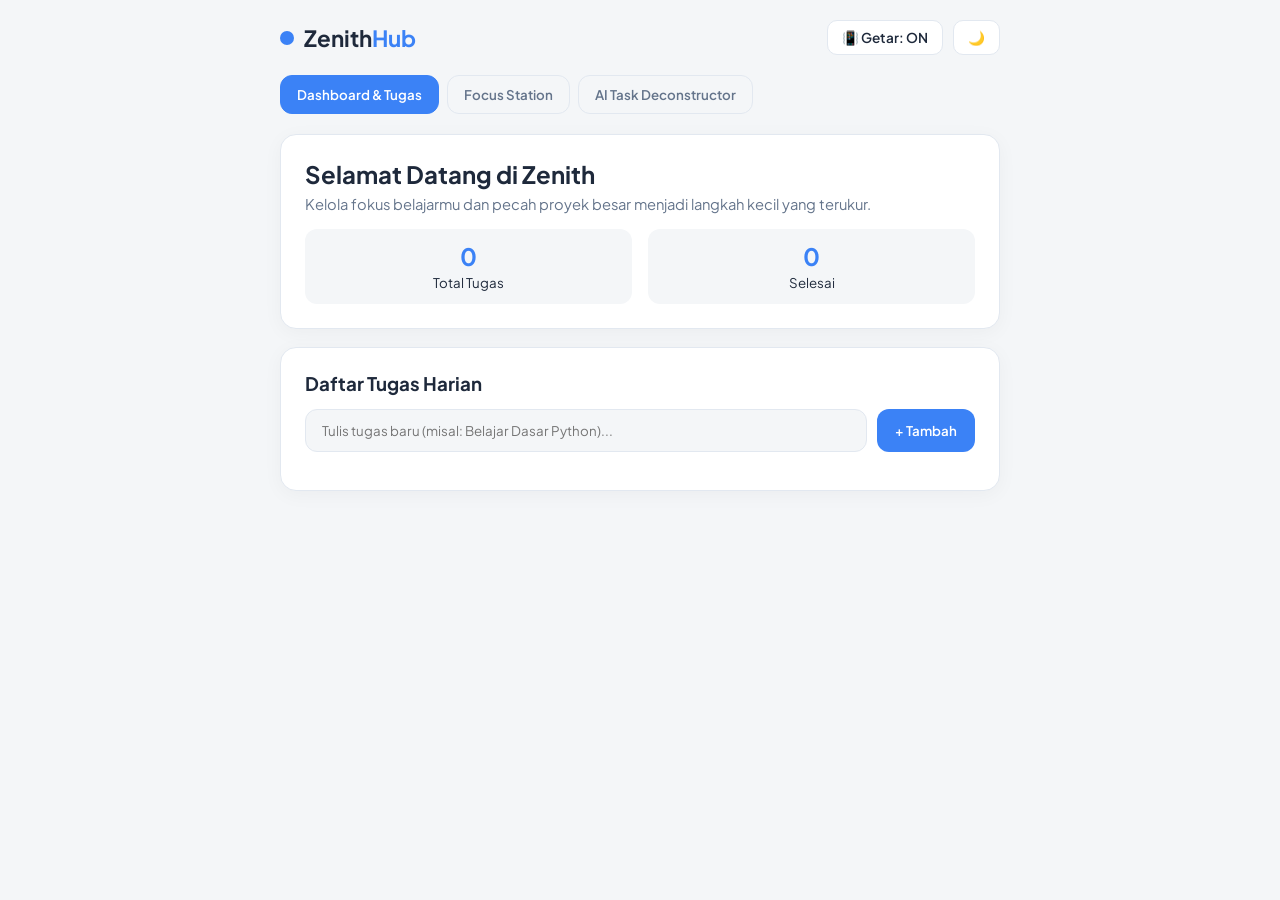
<file: index.html>
<!DOCTYPE html>
<html lang="id" data-theme="light">
<head>
    <meta charset="UTF-8">
    <meta name="viewport" content="width=device-width, initial-scale=1.0">
    <title>Zenith Study Hub | AI-Powered Productivity</title>
    <link rel="stylesheet" href="style.css">
    <link href="https://fonts.googleapis.com/css2?family=Plus+Jakarta+Sans:wght@400;500;600;700&display=swap" rel="stylesheet">
</head>
<body>
    <div class="app-container">
        <!-- Sidebar / Header Navigasi -->
        <header class="topbar">
            <div class="brand">
                <div class="logo-dot"></div>
                <h1>Zenith<span>Hub</span></h1>
            </div>
            <div class="header-actions">
                <button id="haptic-toggle" class="icon-btn" title="Aktif/Nonaktifkan Getar">📳 Getar: ON</button>
                <button id="theme-toggle" class="icon-btn" title="Ganti Tema">🌙</button>
            </div>
        </header>

        <!-- Navigasi Tab Interaktif -->
        <nav class="nav-tabs">
            <button class="tab-btn active" data-target="dashboard">Dashboard & Tugas</button>
            <button class="tab-btn" data-target="focus">Focus Station</button>
            <button class="tab-btn" data-target="ai-helper">AI Task Deconstructor</button>
        </nav>

        <!-- KONTEN 1: DASHBOARD & MANAJEMEN TUGAS -->
        <main id="dashboard" class="tab-content active">
            <div class="card hero-card">
                <h2>Selamat Datang di Zenith</h2>
                <p>Kelola fokus belajarmu dan pecah proyek besar menjadi langkah kecil yang terukur.</p>
                <div class="stats-row">
                    <div class="stat-box">
                        <span id="total-tasks">0</span>
                        <small>Total Tugas</small>
                    </div>
                    <div class="stat-box">
                        <span id="completed-tasks">0</span>
                        <small>Selesai</small>
                    </div>
                </div>
            </div>

            <div class="card">
                <h3>Daftar Tugas Harian</h3>
                <div class="input-group">
                    <input type="text" id="task-input" placeholder="Tulis tugas baru (misal: Belajar Dasar Python)...">
                    <button id="add-task-btn" class="primary-btn">+ Tambah</button>
                </div>
                <ul id="task-list" class="task-list"></ul>
            </div>
        </main>

        <!-- KONTEN 2: FOCUS STATION (POMODORO + HAPTIC) -->
        <main id="focus" class="tab-content">
            <div class="card focus-card">
                <h3>Pomodoro Focus Timer</h3>
                <p class="subtitle">Fokus selama 25 menit. Perangkat akan bergetar lembut saat waktu usai.</p>
                
                <div class="timer-display">
                    <span id="minutes">25</span>:<span id="seconds">00</span>
                </div>

                <div class="timer-controls">
                    <button id="start-timer" class="primary-btn">Mulai Fokus</button>
                    <button id="pause-timer" class="secondary-btn">Jeda</button>
                    <button id="reset-timer" class="secondary-btn">Reset</button>
                </div>
            </div>
        </main>

        <!-- KONTEN 3: AI TASK DECONSTRUCTOR -->
        <main id="ai-helper" class="tab-content">
            <div class="card">
                <h3>✨ AI Project Deconstructor</h3>
                <p class="subtitle">Masukkan topik proyek atau pelajaran sulit, sistem akan menyusun langkah pengerjaannya secara otomatis.</p>
                
                <div class="input-group">
                    <input type="text" id="ai-prompt-input" placeholder="Contoh: Membuat Website Portofolio atau Belajar Ujian Matematika">
                    <button id="generate-steps-btn" class="primary-btn">Pecah Tugas</button>
                </div>

                <div id="ai-result-container" class="ai-result hidden">
                    <h4>Rekomendasi Tahapan Kerja:</h4>
                    <ul id="ai-steps-list" class="ai-steps"></ul>
                    <button id="import-to-tasks-btn" class="secondary-btn full-width">+ Masukkan Semua ke Daftar Tugas</button>
                </div>
            </div>
        </main>
    </div>

    <!-- Notifikasi Toast -->
    <div id="toast" class="toast">Notifikasi</div>

    <script src="script.js"></script>
</body>
</html>
</file>
<file: style.css>
:root {
    --bg-color: #f4f6f8;
    --card-bg: #ffffff;
    --text-main: #1e293b;
    --text-muted: #64748b;
    --accent: #3b82f6;
    --accent-hover: #2563eb;
    --success: #10b981;
    --border: #e2e8f0;
    --shadow: 0 4px 20px rgba(0, 0, 0, 0.04);
}

[data-theme="dark"] {
    --bg-color: #0f172a;
    --card-bg: #1e293b;
    --text-main: #f8fafc;
    --text-muted: #94a3b8;
    --accent: #6366f1;
    --accent-hover: #4f46e5;
    --success: #34d399;
    --border: #334155;
    --shadow: 0 4px 20px rgba(0, 0, 0, 0.25);
}

* {
    box-sizing: border-box;
    margin: 0;
    padding: 0;
    font-family: 'Plus Jakarta Sans', sans-serif;
    transition: background-color 0.25s ease, color 0.25s ease;
}

body {
    background-color: var(--bg-color);
    color: var(--text-main);
    display: flex;
    justify-content: center;
    min-height: 100vh;
    padding: 20px;
}

.app-container {
    width: 100%;
    max-width: 720px;
}

.topbar {
    display: flex;
    justify-content: space-between;
    align-items: center;
    margin-bottom: 20px;
}

.brand {
    display: flex;
    align-items: center;
    gap: 10px;
}

.logo-dot {
    width: 14px;
    height: 14px;
    background: var(--accent);
    border-radius: 50%;
}

.brand h1 {
    font-size: 1.4rem;
    font-weight: 700;
}

.brand span {
    color: var(--accent);
}

.header-actions {
    display: flex;
    gap: 10px;
}

.icon-btn {
    background: var(--card-bg);
    border: 1px solid var(--border);
    color: var(--text-main);
    padding: 8px 14px;
    border-radius: 10px;
    cursor: pointer;
    font-size: 0.85rem;
    font-weight: 600;
}

.nav-tabs {
    display: flex;
    gap: 8px;
    margin-bottom: 20px;
    overflow-x: auto;
}

.tab-btn {
    background: transparent;
    border: 1px solid var(--border);
    color: var(--text-muted);
    padding: 10px 16px;
    border-radius: 12px;
    cursor: pointer;
    font-weight: 600;
    white-space: nowrap;
}

.tab-btn.active {
    background: var(--accent);
    color: #ffffff;
    border-color: var(--accent);
}

.tab-content {
    display: none;
    animation: fadeIn 0.3s ease;
}

.tab-content.active {
    display: block;
}

@keyframes fadeIn {
    from { opacity: 0; transform: translateY(6px); }
    to { opacity: 1; transform: translateY(0); }
}

.card {
    background: var(--card-bg);
    border: 1px solid var(--border);
    border-radius: 16px;
    padding: 24px;
    margin-bottom: 18px;
    box-shadow: var(--shadow);
}

.hero-card h2 {
    margin-bottom: 6px;
}

.hero-card p, .subtitle {
    color: var(--text-muted);
    font-size: 0.92rem;
    margin-bottom: 16px;
}

.stats-row {
    display: flex;
    gap: 16px;
}

.stat-box {
    background: var(--bg-color);
    padding: 12px 20px;
    border-radius: 12px;
    flex: 1;
    text-align: center;
}

.stat-box span {
    display: block;
    font-size: 1.5rem;
    font-weight: 700;
    color: var(--accent);
}

.input-group {
    display: flex;
    gap: 10px;
    margin: 14px 0;
}

input[type="text"] {
    flex: 1;
    padding: 12px 16px;
    border-radius: 12px;
    border: 1px solid var(--border);
    background: var(--bg-color);
    color: var(--text-main);
    outline: none;
}

.primary-btn, .secondary-btn {
    padding: 12px 18px;
    border-radius: 12px;
    border: none;
    font-weight: 600;
    cursor: pointer;
    transition: transform 0.1s ease;
}

.primary-btn:active, .secondary-btn:active {
    transform: scale(0.96);
}

.primary-btn {
    background: var(--accent);
    color: #fff;
}

.primary-btn:hover {
    background: var(--accent-hover);
}

.secondary-btn {
    background: var(--bg-color);
    color: var(--text-main);
    border: 1px solid var(--border);
}

.task-list {
    list-style: none;
    margin-top: 10px;
}

.task-item {
    display: flex;
    justify-content: space-between;
    align-items: center;
    padding: 12px 14px;
    background: var(--bg-color);
    border-radius: 10px;
    margin-bottom: 8px;
}

.task-item.done span {
    text-decoration: line-through;
    color: var(--text-muted);
}

.focus-card {
    text-align: center;
}

.timer-display {
    font-size: 4.5rem;
    font-weight: 700;
    margin: 24px 0;
    letter-spacing: -2px;
    color: var(--accent);
}

.timer-controls {
    display: flex;
    justify-content: center;
    gap: 12px;
}

.ai-result {
    margin-top: 20px;
    padding-top: 16px;
    border-top: 1px solid var(--border);
}

.hidden {
    display: none;
}

.ai-steps {
    margin: 12px 0 16px 20px;
    color: var(--text-main);
}

.ai-steps li {
    margin-bottom: 8px;
}

.full-width {
    width: 100%;
}

.toast {
    position: fixed;
    bottom: 24px;
    right: 24px;
    background: var(--text-main);
    color: var(--card-bg);
    padding: 12px 20px;
    border-radius: 10px;
    font-size: 0.9rem;
    opacity: 0;
    pointer-events: none;
    transform: translateY(15px);
    transition: all 0.3s ease;
}

.toast.show {
    opacity: 1;
    transform: translateY(0);
}
</file>
